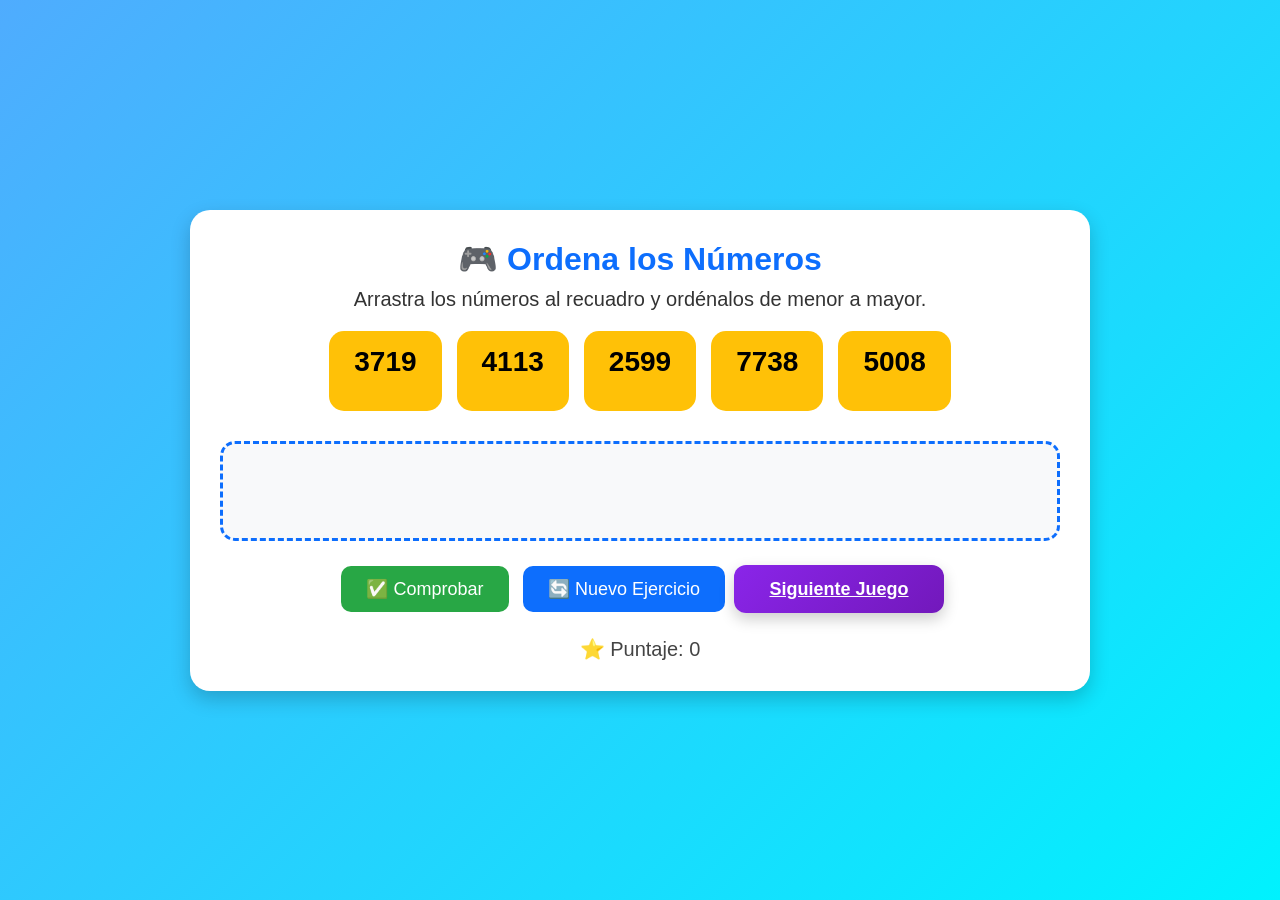
<file: basico4.html>
<!DOCTYPE html>
<html lang="es">
<head>
<meta charset="UTF-8">
<meta name="viewport" content="width=device-width, initial-scale=1.0">
<title>Ordena los Números hasta 10000</title>
    <link rel="icon" href="img/logo.png">
    <link rel="stylesheet" href="css/estilo.basico4.css">
</head>
<body>
    <div class="contenedor">

    <h1>🎮 Ordena los Números</h1>

    <div class="instruccion">
        Arrastra los números al recuadro y ordénalos de menor a mayor.
    </div>

    <div id="numeros"></div>

    <div id="zonaOrden">
        <p>👇 Arrastra aquí los números 👇</p>
    </div>

    <button class="btn-comprobar" onclick="comprobar()">
        ✅ Comprobar
    </button>

    <button class="btn-nuevo" onclick="nuevoJuego()">
        🔄 Nuevo Ejercicio
    </button>

    <a href="juegobasico2.html" class="btn-siguiente">
        Siguiente Juego
    </a>
    <div id="mensaje"></div>

    <div id="puntaje">
        ⭐ Puntaje: <span id="score">0</span>
    </div>

</div>
<script src="js/script.basico4.js"></script>
</body>
</html>
</file>
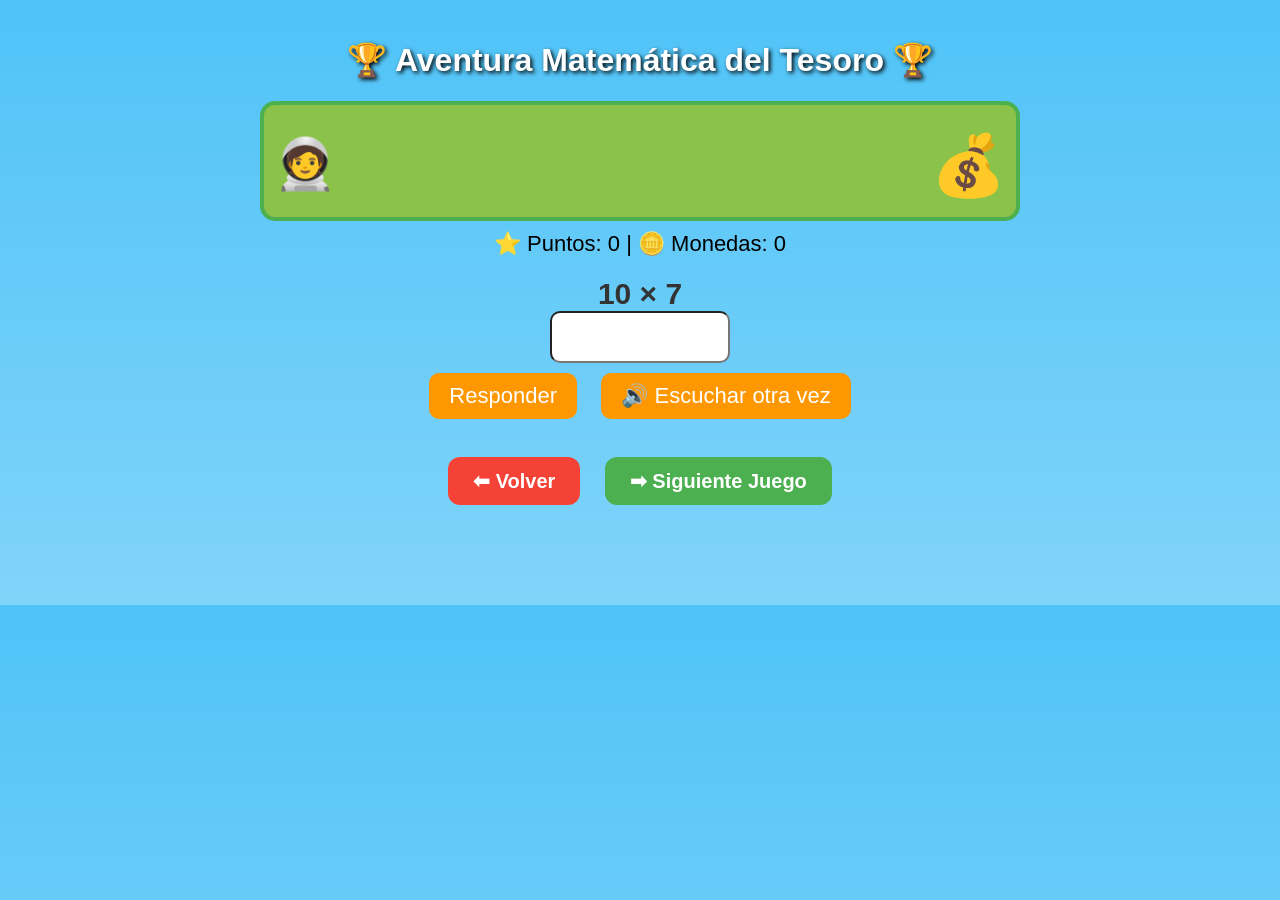
<file: juegobasico2.html>
<!DOCTYPE html>
<html lang="en">
<head>
    <meta charset="UTF-8">
    <meta name="viewport" content="width=device-width, initial-scale=1.0">
    <title>Aventura Matemática del tesoro</title>
    <link rel="icon" href="img/logo.png">
    <link rel="stylesheet" href="css/estilo.juegobasico2.css">
</head>
<body>
    <div id="juego">

<h1>🏆 Aventura Matemática del Tesoro 🏆</h1>

<div id="camino">
    <div id="jugador">🧑‍🚀</div>
    <div id="tesoro">💰</div>
</div>

<div id="estadisticas">
    ⭐ Puntos: <span id="puntos">0</span>
    | 🪙 Monedas: <span id="monedas">0</span>
</div>

<div id="pregunta"></div>

<input type="number" id="respuesta">

<br>

<button onclick="comprobar()">Responder</button>

<button onclick="repetirPregunta()">
🔊 Escuchar otra vez
</button>

<br><br>

<button onclick="window.location.href='basico4.html'" class="btn-volver">
⬅ Volver
</button>

<button onclick="window.location.href='juegobasico3.html'" class="btn-siguiente">
➡ Siguiente Juego
</button>

<div id="mensaje"></div>

<div id="mensaje"></div>

</div>
<script src="js/script.juegobasico2.js"></script>
</body>
</html>
</file>
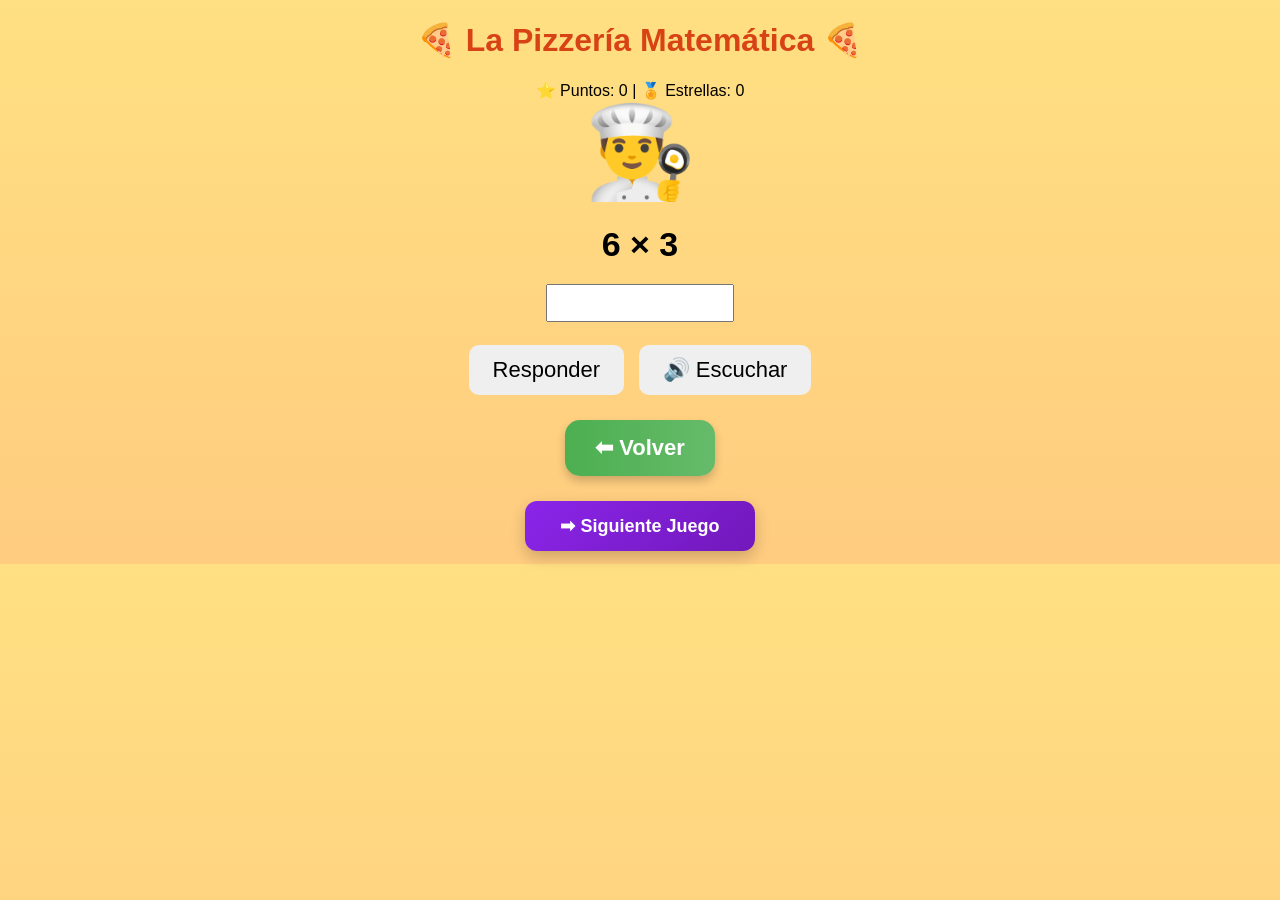
<file: juegobasico3.html>
<!DOCTYPE html>
<html lang="en">
<head>
    <meta charset="UTF-8">
    <meta name="viewport" content="width=device-width, initial-scale=1.0">
    <title>La pizzería</title>
    <link rel="icon" href="img/logo.png">
    <link rel="stylesheet" href="css/estilo.juegobasico3.css">
</head>
<body>
    <h1>🍕 La Pizzería Matemática 🍕</h1>

<div id="estadisticas">
⭐ Puntos: <span id="puntos">0</span>
|
🏅 Estrellas: <span id="estrellas">0</span>
</div>

<div id="chef">👨‍🍳</div>

<div id="pregunta"></div>

<input type="number" id="respuesta">

<br><br>

<button onclick="comprobar()">Responder</button>

<button onclick="repetirPregunta()">
🔊 Escuchar
</button>

<button onclick="window.location.href='juegobasico2.html'" class="btn-volver">
⬅ Volver
</button>

<button onclick="window.location.href='juegobasico4.html'" class="btn-siguiente">
➡ Siguiente Juego
</button>

<div id="mensaje"></div>
<script src="js/script.juegobasico3.js"></script>

</div>
</body>
</html>
</file>
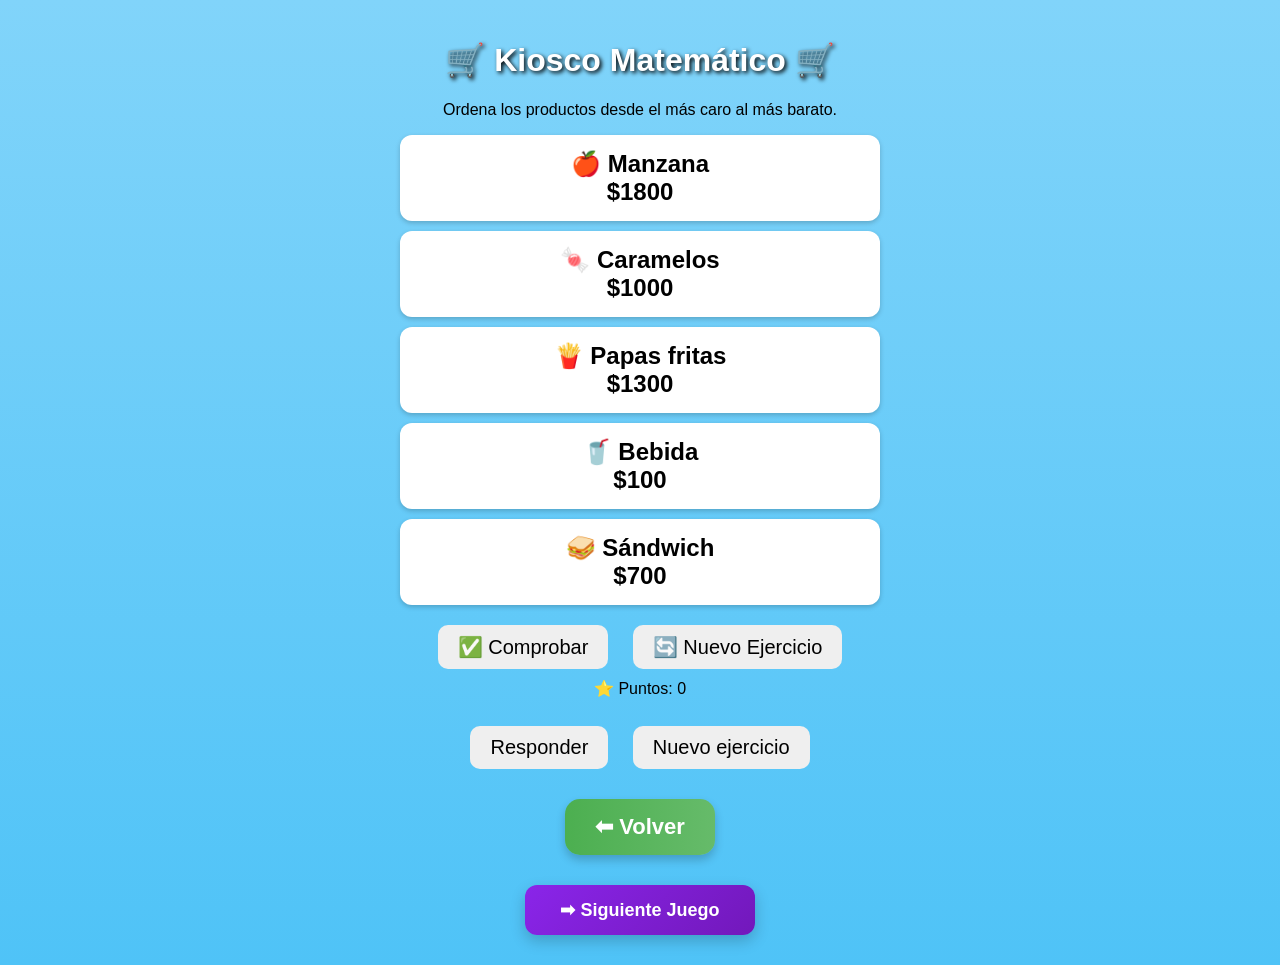
<file: juegobasico4.html>
<!DOCTYPE html>
<html lang="en">
<head>
    <meta charset="UTF-8">
    <meta name="viewport" content="width=device-width, initial-scale=1.0">
    <title>Kiosco Matemático</title>
    <link rel="icon" href="img/logo.png">
    <link rel="stylesheet" href="css/estilo.juegobasico4.css">
</head>
<body>
    <div id="kiosco">

<h1>🛒 Kiosco Matemático 🛒</h1>

<p>
Ordena los productos desde el más caro al más barato.
</p>

<div id="productos"></div>

<button onclick="comprobar()">
✅ Comprobar
</button>

<button onclick="generarEjercicio()">
🔄 Nuevo Ejercicio
</button>

<div id="mensaje"></div>

<div id="estadisticas">
⭐ Puntos:
<span id="puntos">0</span>
</div>
<br>

<button onclick="comprobar()">
Responder
</button>

<button onclick="generarEjercicio()">
Nuevo ejercicio
</button>

<button onclick="window.location.href='juegobasico3.html'" class="btn-volver">
⬅ Volver
</button>

<button onclick="window.location.href='juegobasico5.html'" class="btn-siguiente">
➡ Siguiente Juego
</button>

<div id="mensaje"></div>

<script src="js/script.juegobasico4.js"></script>
</div>
</body>
</html>
</file>
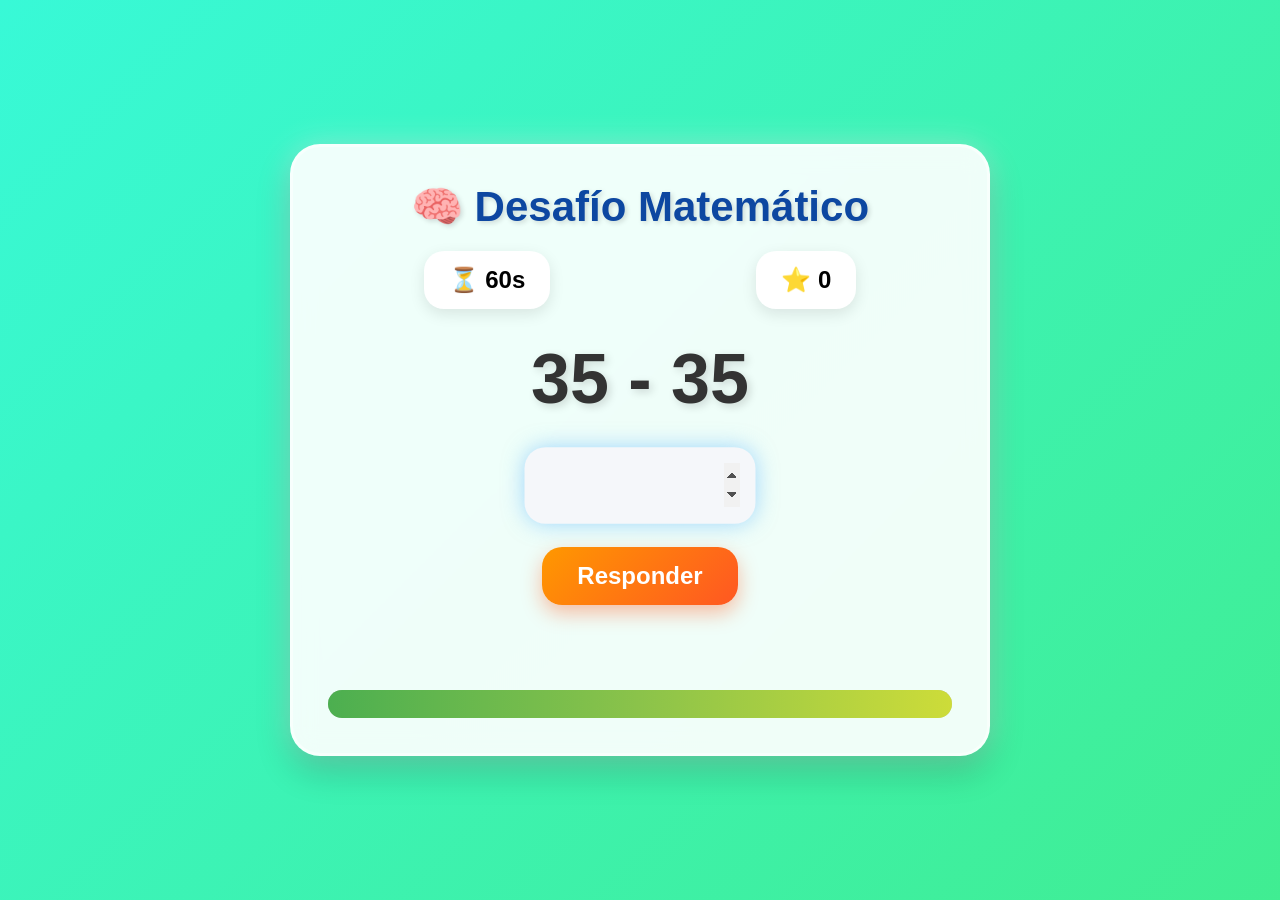
<file: juegobasico5.html>
<!DOCTYPE html>
<html lang="en">
<head>
    <meta charset="UTF-8">
    <meta name="viewport" content="width=device-width, initial-scale=1.0">
    <title>Desafío Matemático 🧠</title>
    <link rel="icon" href="img/logo.png">
    <link rel="stylesheet" href="css/estilo.juegobasico5.css">
</head>
<body>
    <div id="contenedor">

    <div id="juego">

        <h1>🧠 Desafío Matemático</h1>

        <div id="info">
            <div>⏳ <span id="tiempo">60</span>s</div>
            <div>⭐ <span id="puntaje">0</span></div>
        </div>

        <div id="operacion"></div>

        <input
        type="number"
        id="respuesta"
        autocomplete="off">

        <br>

        <button onclick="comprobar()">
            Responder
        </button>

        <div id="mensaje"></div>

        <div id="barra">
            <div id="progreso"></div>
        </div>

    </div>

    <div id="pantallaFinal">

        <h1>🏆 Tiempo Terminado</h1>

        <div id="resultado"></div>

        <button onclick="reiniciar()">
            Jugar Nuevamente
        </button>
        <button onclick="window.location.href='juegobasico4.html'" class="btn-volver">
⬅ Volver
</button>

<button onclick="window.location.href='juegobasico6.html'" class="btn-siguiente">
➡ Siguiente Juego
</button>

    </div>

</div>
<script src="js/script.juegobasico5.js"></script>
</body>
</html>
</file>
<file: css/estilo.basico4.css>
*{
    box-sizing:border-box;
    margin:0;
    padding:0;
    font-family:'Arial', sans-serif;
}

body{
    background:linear-gradient(135deg,#4facfe,#00f2fe);
    min-height:100vh;
    display:flex;
    justify-content:center;
    align-items:center;
    padding:20px;
}

.contenedor{
    background:white;
    width:900px;
    max-width:100%;
    border-radius:20px;
    padding:30px;
    box-shadow:0 8px 20px rgba(0,0,0,0.2);
    text-align:center;
}

h1{
    color:#0d6efd;
    margin-bottom:10px;
}

.instruccion{
    font-size:20px;
    margin-bottom:20px;
    color:#333;
}

#numeros{
    display:flex;
    justify-content:center;
    flex-wrap:wrap;
    gap:15px;
    margin-bottom:30px;
    min-height:80px;
}

.numero{
    background:#ffc107;
    color:#000;
    padding:15px 25px;
    border-radius:15px;
    font-size:28px;
    font-weight:bold;
    cursor:grab;
    user-select:none;
    transition:0.3s;
}

.numero:hover{
    transform:scale(1.05);
}

#zonaOrden{
    display:flex;
    justify-content:center;
    flex-wrap:wrap;
    gap:15px;
    min-height:100px;
    border:3px dashed #0d6efd;
    border-radius:15px;
    padding:20px;
    margin-bottom:20px;
    background:#f8f9fa;
}

button{
    padding:12px 25px;
    border:none;
    border-radius:10px;
    cursor:pointer;
    font-size:18px;
    margin:5px;
    color:white;
}

.btn-comprobar{
    background:#28a745;
}

.btn-nuevo{
    background:#0d6efd;
}

.btn-siguiente{
    background: linear-gradient(135deg, #8a25e9, #7218bb);
        color: white;
        border: none;
        padding: 14px 35px;
        font-size: 18px;
        font-weight: bold;
        border-radius: 12px;
        cursor: pointer;
        transition: 0.3s;
        box-shadow: 0 6px 15px rgba(0,0,0,0.2);
}

#mensaje{
    margin-top:20px;
    font-size:24px;
    font-weight:bold;
}

#puntaje{
    margin-top:15px;
    font-size:20px;
    color:#444;
}
</file>
<file: css/estilo.juegobasico2.css>
*{
    box-sizing:border-box;
}

body{
    margin:0;
    font-family:Arial, sans-serif;
    background:linear-gradient(to bottom,#4fc3f7,#81d4fa);
    text-align:center;
}

h1{
    color:#fff;
    text-shadow:2px 2px 4px black;
}

#juego{
    max-width:800px;
    margin:auto;
    padding:20px;
}

#camino{
    width:100%;
    height:120px;
    background:#8bc34a;
    border:4px solid #4caf50;
    border-radius:15px;
    position:relative;
    overflow:hidden;
}

#jugador{
    position:absolute;
    left:10px;
    top:30px;
    font-size:50px;
    transition:left 0.5s;
}

#tesoro{
    position:absolute;
    right:10px;
    top:25px;
    font-size:60px;
}

#pregunta{
    font-size:30px;
    margin-top:20px;
    font-weight:bold;
    color:#333;
}

input{
    font-size:24px;
    padding:10px;
    width:180px;
    text-align:center;
    border-radius:10px;
}

button{
    font-size:22px;
    padding:10px 20px;
    margin:10px;
    border:none;
    border-radius:10px;
    cursor:pointer;
    background:#ff9800;
    color:white;
}

button:hover{
    transform:scale(1.05);
}

#mensaje{
    font-size:24px;
    min-height:35px;
    font-weight:bold;
}

#estadisticas{
    font-size:22px;
    margin-top:10px;
}

.correcto{
    color:green;
}

.incorrecto{
    color:red;
}
.btn-volver,
.btn-siguiente{
    font-size:20px;
    padding:12px 25px;
    margin:10px;
    border:none;
    border-radius:12px;
    cursor:pointer;
    color:white;
    font-weight:bold;
    transition:0.3s;
}

.btn-volver{
    background:#f44336;
}

.btn-siguiente{
    background:#4caf50;
}

.btn-volver:hover,
.btn-siguiente:hover{
    transform:scale(1.08);
}
</file>
<file: css/estilo.juegobasico3.css>
body{
    font-family:Arial,sans-serif;
    text-align:center;
    background:linear-gradient(#ffe082,#ffcc80);
}

h1{
    color:#d84315;
}

#chef{
    font-size:90px;
}

#pregunta{
    font-size:34px;
    font-weight:bold;
    margin:20px;
}

input{
    font-size:28px;
    width:180px;
    text-align:center;
}

button{
    padding:12px 24px;
    font-size:22px;
    border:none;
    border-radius:10px;
    margin:5px;
    cursor:pointer;
}

.correcto{
    color:green;
    font-size:24px;
}

.incorrecto{
    color:red;
    font-size:24px;
}
.btn-siguiente{
    background: linear-gradient(135deg, #8a25e9, #7218bb);
        color: white;
        border: none;
        padding: 14px 35px;
        font-size: 18px;
        font-weight: bold;
        border-radius: 12px;
        cursor: pointer;
        transition: 0.3s;
        box-shadow: 0 6px 15px rgba(0,0,0,0.2);
}
.btn-volver{
    display: block;
            width: fit-content;
            margin: 20px auto;
            padding: 15px 30px;
            background: linear-gradient(to right, #4CAF50, #66bb6a);
            color: white;
            text-decoration: none;
            font-size: 22px;
            font-weight: bold;
            border-radius: 15px;
            transition: 0.3s;
            box-shadow: 0 5px 10px rgba(0,0,0,0.2);
            text-align: center;
}
</file>
<file: css/estilo.juegobasico4.css>
body{
    font-family:Arial,sans-serif;
    background:linear-gradient(#81d4fa,#4fc3f7);
    text-align:center;
    margin:0;
    padding:20px;
}

h1{
    color:white;
    text-shadow:2px 2px 4px black;
}

#kiosco{
    max-width:900px;
    margin:auto;
}

input{
    font-size:22px;
    width:300px;
    text-align:center;
    padding:10px;
}

button{
    font-size:20px;
    padding:10px 20px;
    margin:10px;
    border:none;
    border-radius:10px;
    cursor:pointer;
}

#productos{
    max-width:500px;
    margin:auto;
}

.producto{
    background:white;
    padding:15px;
    margin:10px;
    border-radius:12px;
    cursor:grab;
    font-size:24px;
    font-weight:bold;
    box-shadow:0 2px 5px rgba(0,0,0,.2);
}

.arrastrando{
    opacity:0.5;
}

.correcto{
    color:green;
    font-size:24px;
}

.incorrecto{
    color:red;
    font-size:24px;
}
.btn-siguiente{
    background: linear-gradient(135deg, #8a25e9, #7218bb);
        color: white;
        border: none;
        padding: 14px 35px;
        font-size: 18px;
        font-weight: bold;
        border-radius: 12px;
        cursor: pointer;
        transition: 0.3s;
        box-shadow: 0 6px 15px rgba(0,0,0,0.2);
}
.btn-volver{
    display: block;
            width: fit-content;
            margin: 20px auto;
            padding: 15px 30px;
            background: linear-gradient(to right, #4CAF50, #66bb6a);
            color: white;
            text-decoration: none;
            font-size: 22px;
            font-weight: bold;
            border-radius: 15px;
            transition: 0.3s;
            box-shadow: 0 5px 10px rgba(0,0,0,0.2);
            text-align: center;
}
</file>
<file: css/estilo.juegobasico5.css>
*{
    margin:0;
    padding:0;
    box-sizing:border-box;
    font-family:'Trebuchet MS',sans-serif;
}

body{
    min-height:100vh;
    display:flex;
    justify-content:center;
    align-items:center;
    background:linear-gradient(
        -45deg,
        #4facfe,
        #00f2fe,
        #43e97b,
        #38f9d7
    );
    background-size:400% 400%;
    animation:fondo 12s ease infinite;
    overflow:hidden;
}

@keyframes fondo{
    0%{background-position:0% 50%;}
    50%{background-position:100% 50%;}
    100%{background-position:0% 50%;}
}

#contenedor{
    width:700px;
    max-width:95%;
    background:rgba(255,255,255,.92);
    backdrop-filter:blur(12px);
    border-radius:30px;
    padding:35px;
    text-align:center;
    box-shadow:
        0 15px 35px rgba(0,0,0,.2),
        0 0 30px rgba(255,255,255,.4);
    border:3px solid rgba(255,255,255,.5);
}

h1{
    color:#0d47a1;
    font-size:42px;
    margin-bottom:20px;
    text-shadow:2px 2px 5px rgba(0,0,0,.15);
}

#info{
    display:flex;
    justify-content:space-around;
    gap:15px;
    margin-bottom:25px;
}

#info div{
    background:white;
    padding:15px 25px;
    border-radius:20px;
    font-size:24px;
    font-weight:bold;
    box-shadow:0 5px 15px rgba(0,0,0,.1);
}

#operacion{
    font-size:70px;
    font-weight:bold;
    color:#333;
    margin:30px 0;
    text-shadow:3px 3px 8px rgba(0,0,0,.15);
}

input{
    width:220px;
    padding:15px;
    font-size:38px;
    text-align:center;
    border:none;
    border-radius:20px;
    background:#f5f7fa;
    box-shadow:inset 0 2px 8px rgba(0,0,0,.1);
    transition:.3s;
    outline:none;
}

input:focus{
    transform:scale(1.05);
    box-shadow:0 0 20px rgba(79,172,254,.5);
}

button{
    margin-top:25px;
    padding:15px 35px;
    border:none;
    border-radius:20px;
    background:linear-gradient(
        135deg,
        #ff9800,
        #ff5722
    );
    color:white;
    font-size:24px;
    font-weight:bold;
    cursor:pointer;
    transition:.25s;
    box-shadow:0 8px 20px rgba(255,87,34,.4);
}

button:hover{
    transform:translateY(-4px) scale(1.05);
}

button:active{
    transform:scale(.98);
}

#mensaje{
    margin-top:20px;
    min-height:40px;
    font-size:28px;
    font-weight:bold;
}

#barra{
    width:100%;
    height:28px;
    background:#ddd;
    border-radius:20px;
    overflow:hidden;
    margin-top:25px;
    box-shadow:inset 0 2px 5px rgba(0,0,0,.2);
}

#progreso{
    width:100%;
    height:100%;
    background:linear-gradient(
        90deg,
        #4caf50,
        #8bc34a,
        #cddc39
    );
    transition:.5s;
    position:relative;
}

#progreso::after{
    content:"";
    position:absolute;
    top:0;
    left:-50%;
    width:50%;
    height:100%;
    background:rgba(255,255,255,.4);
    animation:brillo 2s infinite;
}

@keyframes brillo{
    from{
        left:-50%;
    }
    to{
        left:100%;
    }
}

#pantallaFinal{
    display:none;
}

#resultado{
    font-size:34px;
    margin-top:25px;
    color:#333;
    font-weight:bold;
}

@media(max-width:700px){

    #contenedor{
        padding:25px;
    }

    h1{
        font-size:32px;
    }

    #operacion{
        font-size:50px;
    }

    input{
        width:180px;
        font-size:30px;
    }

    #info{
        flex-direction:column;
    }

    #info div{
        font-size:20px;
    }
}
</file>
